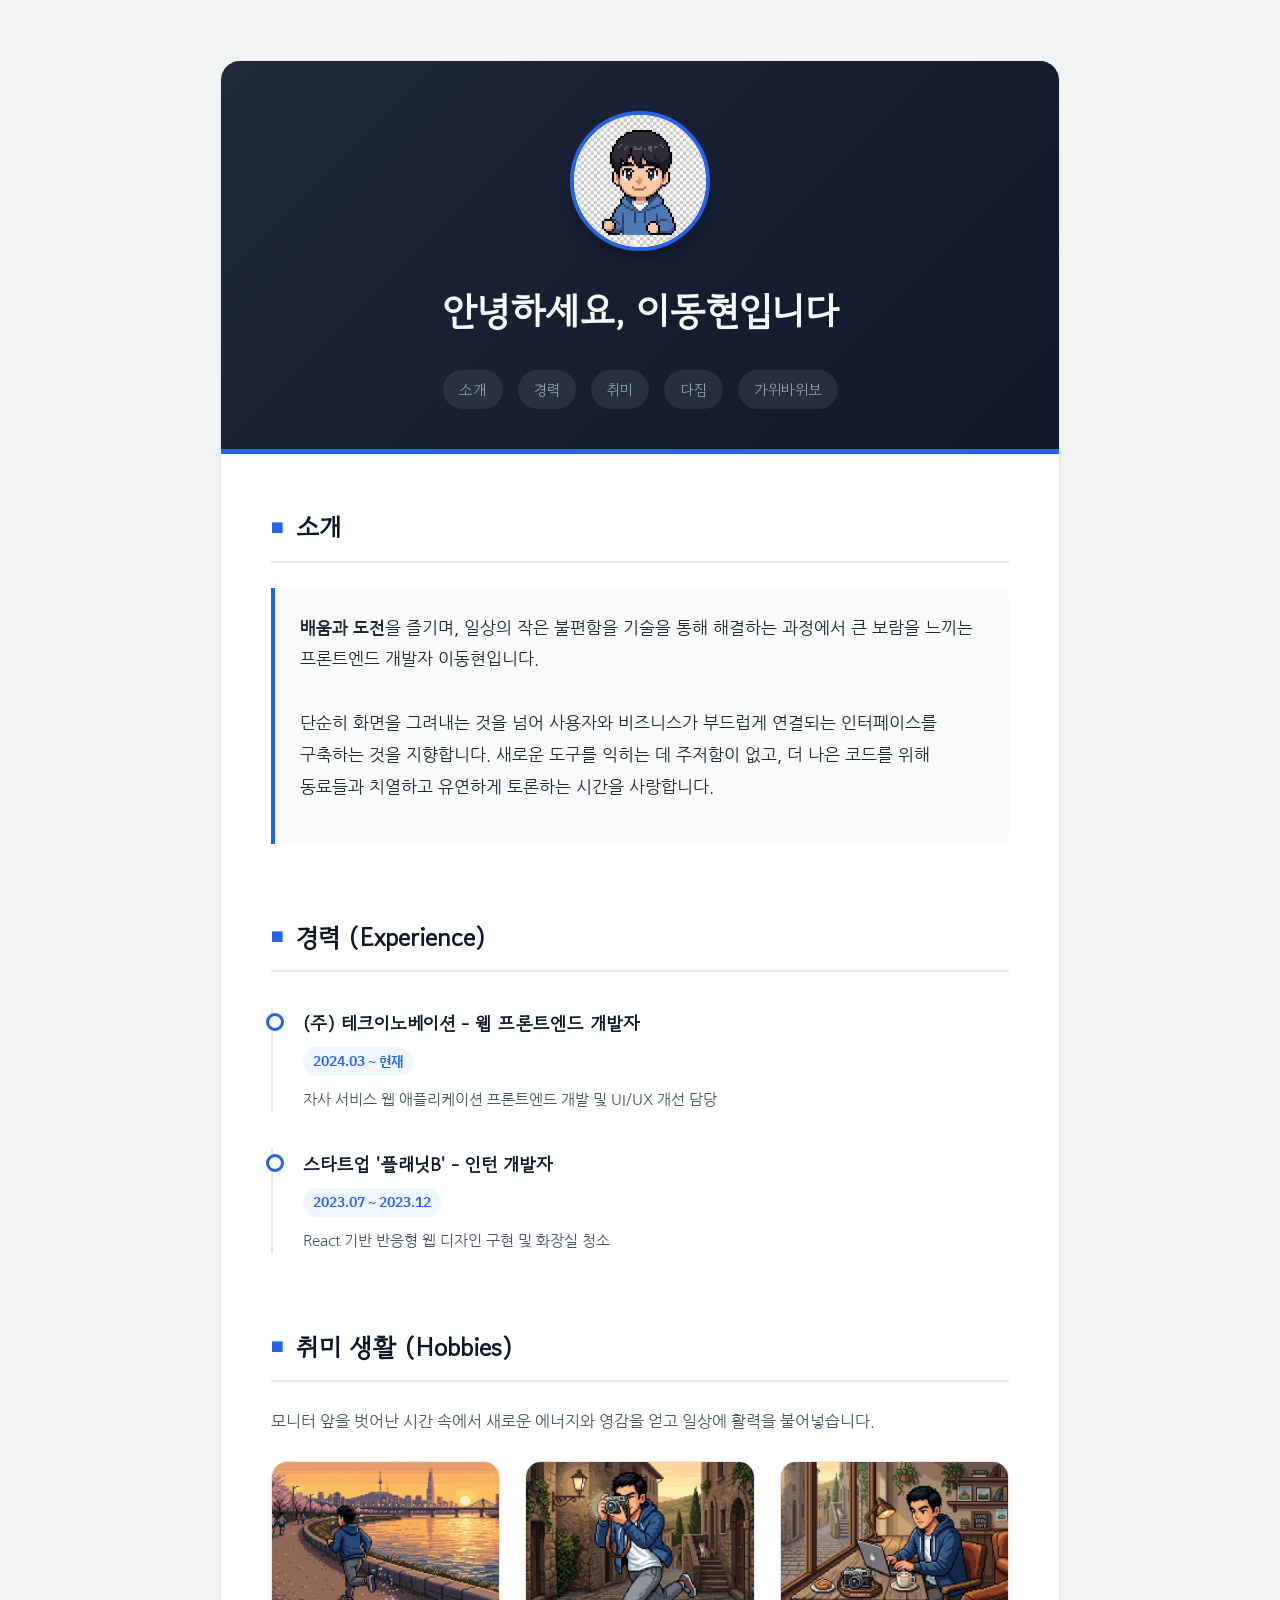
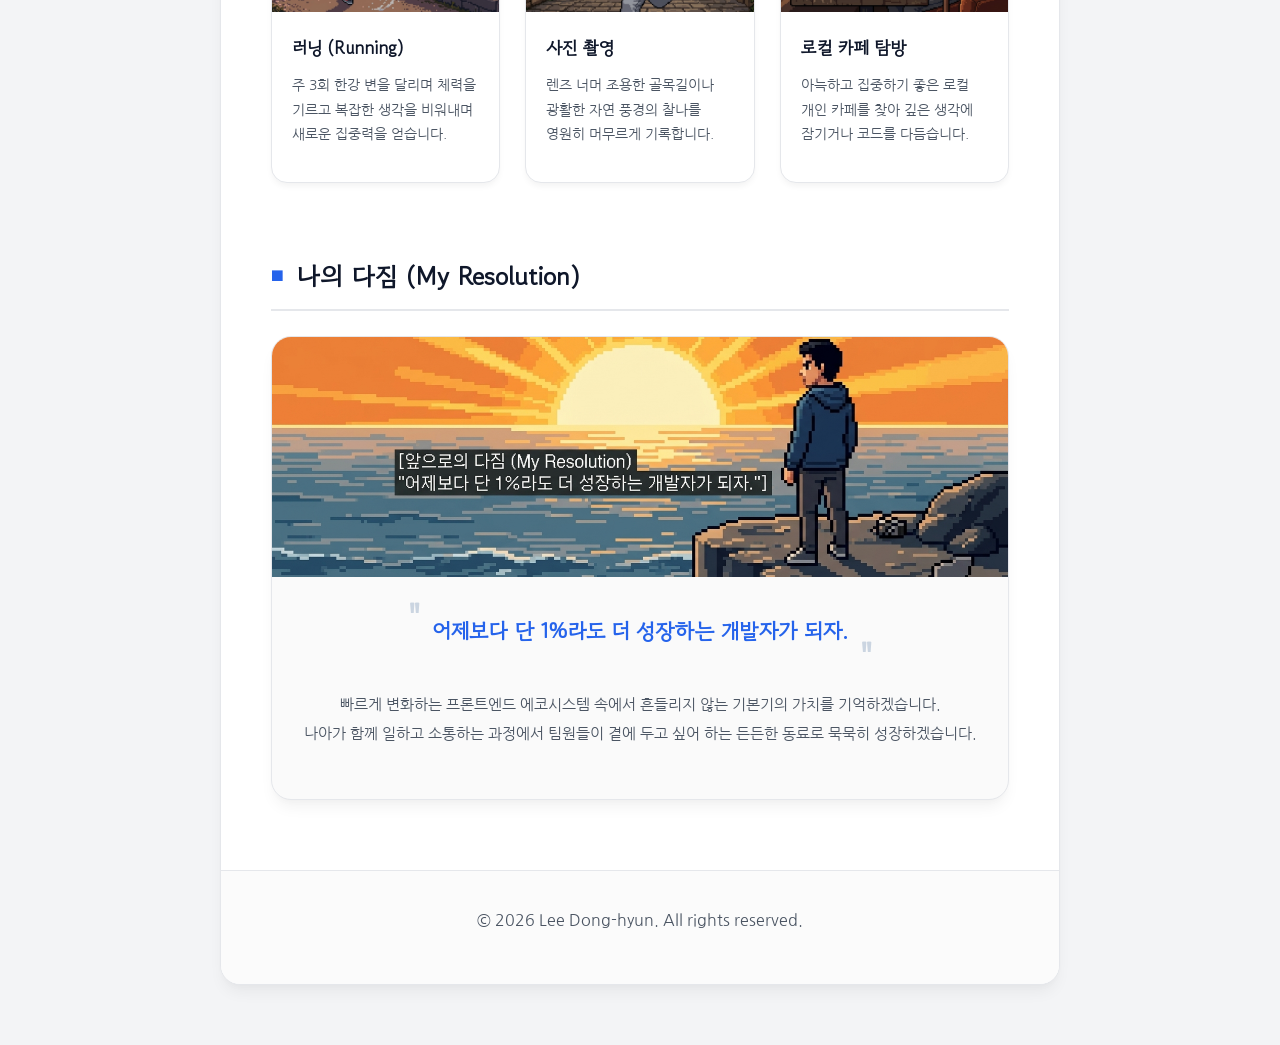
<file: index.html>
<!DOCTYPE html>
<html lang="ko">
<head>
    <meta charset="UTF-8">
    <meta name="viewport" content="width=device-width, initial-scale=1.0">
    <title>이동현 | 프로필</title>
    <!-- Google Fonts -->
    <link rel="preconnect" href="https://fonts.googleapis.com">
    <link rel="preconnect" href="https://fonts.gstatic.com" crossorigin>
    <link href="https://fonts.googleapis.com/css2?family=Gowun+Dodum&family=IBM+Plex+Sans+KR:wght@300;400;600;700&family=Nanum+Gothic:wght@400;700&display=swap" rel="stylesheet">
    
    <style>
        /* CSS Reset & Variables */
        * {
            box-sizing: border-box;
            margin: 0;
            padding: 0;
        }
        
        /* Smooth Scrolling */
        html {
            scroll-behavior: smooth;
        }
        
        :root {
            --bg-color: #f3f4f6;
            --container-bg: #ffffff;
            --primary-color: #2563eb;
            --primary-light: #eff6ff;
            --text-main: #1f2937;
            --text-muted: #4b5563;
            --border-color: #e5e7eb;
            --shadow: 0 10px 15px -3px rgba(0, 0, 0, 0.05), 0 4px 6px -2px rgba(0, 0, 0, 0.02);
            --border-radius: 20px;
        }

        body {
            font-family: "IBM Plex Sans KR", "Nanum Gothic", sans-serif;
            background-color: var(--bg-color);
            color: var(--text-main);
            line-height: 1.8;
            padding: 60px 20px;
            display: flex;
            justify-content: center;
            align-items: center;
            min-height: 100vh;
        }

        /* Container Layout */
        .profile-container {
            width: 100%;
            max-width: 840px;
            background-color: var(--container-bg);
            border-radius: var(--border-radius);
            box-shadow: var(--shadow);
            border: 1px solid var(--border-color);
            overflow: hidden;
        }

        /* Header / Hero Section */
        .profile-header {
            background: linear-gradient(135deg, #1e293b 0%, #0f172a 100%);
            color: #ffffff;
            padding: 50px 40px 40px 40px;
            text-align: center;
            border-bottom: 5px solid var(--primary-color);
        }

        .profile-header h1 {
            font-family: "Gowun Dodum", sans-serif;
            font-size: 2.4rem;
            font-weight: 700;
            margin-bottom: 25px;
            letter-spacing: -0.5px;
            color: #f8fafc;
        }

        /* Custom Pixel Avatar in Header */
        .avatar-container {
            width: 140px;
            height: 140px;
            margin: 0 auto 25px auto;
            border-radius: 50%;
            background-color: #ffffff;
            border: 4px solid var(--primary-color);
            overflow: hidden;
            display: flex;
            justify-content: center;
            align-items: center;
            box-shadow: 0 10px 15px -3px rgba(0,0,0,0.3);
        }

        .avatar-container img {
            width: 100%;
            height: 100%;
            object-fit: cover;
        }

        /* Navigation Menu */
        .profile-nav {
            display: flex;
            justify-content: center;
            gap: 15px;
            margin-top: 10px;
            flex-wrap: wrap;
        }

        .profile-nav a {
            font-family: "Gowun Dodum", sans-serif;
            color: #94a3b8;
            text-decoration: none;
            font-size: 0.95rem;
            padding: 6px 16px;
            border-radius: 30px;
            background-color: rgba(255, 255, 255, 0.08);
            transition: all 0.25s ease;
        }

        .profile-nav a:hover {
            color: #ffffff;
            background-color: var(--primary-color);
            transform: translateY(-2px);
        }

        /* Main Content Padding */
        .profile-content {
            padding: 50px 50px;
        }

        /* Section Spacing & Typography */
        section {
            margin-bottom: 70px; 
        }

        section:last-of-type {
            margin-bottom: 20px;
        }

        h2 {
            font-family: "Gowun Dodum", sans-serif;
            font-size: 1.6rem;
            font-weight: 700;
            color: #0f172a;
            margin-bottom: 25px;
            border-bottom: 2px solid var(--border-color);
            padding-bottom: 10px;
            display: flex;
            align-items: center;
            gap: 12px;
            scroll-margin-top: 40px; /* 스크롤 이동 시 헤더 여백 확보 */
        }

        h2::before {
            content: "■";
            color: var(--primary-color);
            font-size: 0.9rem;
        }

        p {
            font-family: "Nanum Gothic", sans-serif;
            font-size: 1rem;
            color: var(--text-muted);
            margin-bottom: 15px;
            word-break: keep-all;
        }

        .intro-box {
            background-color: #fafafa;
            border-left: 4px solid var(--primary-color);
            padding: 25px;
            border-radius: 0 12px 12px 0;
        }

        .intro-text {
            font-size: 1.05rem;
            color: var(--text-main);
            line-height: 1.9;
        }

        /* Experience Timeline */
        .experience-list {
            list-style: none;
            padding-top: 10px;
        }

        .experience-item {
            position: relative;
            padding-left: 30px;
            margin-bottom: 35px;
            border-left: 2px solid var(--border-color);
        }

        .experience-item:last-child {
            margin-bottom: 10px;
        }

        .experience-item::before {
            content: "";
            position: absolute;
            left: -7px;
            top: 6px;
            width: 12px;
            height: 12px;
            border-radius: 50%;
            background-color: #ffffff;
            border: 3px solid var(--primary-color);
            transition: all 0.3s;
        }

        .experience-item:hover::before {
            background-color: var(--primary-color);
            transform: scale(1.2);
        }

        .experience-title {
            font-family: "Gowun Dodum", sans-serif;
            font-size: 1.15rem;
            color: #0f172a;
            font-weight: 700;
            margin-bottom: 6px;
        }

        .experience-date {
            font-family: "IBM Plex Sans KR", sans-serif;
            font-size: 0.85rem;
            color: var(--primary-color);
            font-weight: 600;
            display: inline-block;
            margin-bottom: 10px;
            background-color: var(--primary-light);
            padding: 2px 10px;
            border-radius: 20px;
        }

        .experience-desc {
            font-size: 0.95rem;
            color: var(--text-muted);
        }

        /* Hobbies Cards (3-Column Layout) */
        .hobbies-container {
            display: grid;
            grid-template-columns: repeat(auto-fit, minmax(220px, 1fr));
            gap: 25px;
            margin-top: 25px;
        }

        .hobby-card {
            background-color: #ffffff;
            border: 1px solid var(--border-color);
            border-radius: 16px;
            overflow: hidden;
            box-shadow: 0 4px 6px -1px rgba(0, 0, 0, 0.05);
            transition: all 0.3s ease;
        }

        .hobby-card:hover {
            transform: translateY(-6px);
            box-shadow: 0 12px 20px -5px rgba(0, 0, 0, 0.1);
            border-color: var(--primary-color);
        }

        .hobby-img-wrapper {
            width: 100%;
            height: 150px;
            overflow: hidden;
            background-color: #eaeaea;
        }

        .hobby-img-wrapper img {
            width: 100%;
            height: 100%;
            object-fit: cover;
            transition: transform 0.5s ease;
        }

        .hobby-card:hover .hobby-img-wrapper img {
            transform: scale(1.05);
        }

        .hobby-info {
            padding: 20px;
        }

        .hobby-title {
            font-family: "Gowun Dodum", sans-serif;
            font-size: 1.1rem;
            font-weight: 700;
            color: #0f172a;
            margin-bottom: 10px;
        }

        .hobby-desc {
            font-size: 0.9rem;
            color: var(--text-muted);
            line-height: 1.7;
        }

        /* My Resolution Box */
        .resolution-box {
            background-color: #fafafa;
            border-radius: 20px;
            border: 1px solid var(--border-color);
            overflow: hidden;
            margin-top: 25px;
            box-shadow: var(--shadow);
        }

        .resolution-banner-wrapper {
            width: 100%;
            height: 240px;
            overflow: hidden;
        }

        .resolution-banner-wrapper img {
            width: 100%;
            height: 100%;
            object-fit: cover;
        }

        .resolution-body {
            padding: 35px 30px;
            text-align: center;
        }

        blockquote {
            font-family: "Gowun Dodum", sans-serif;
            font-size: 1.35rem;
            color: var(--primary-color);
            font-weight: 700;
            margin-bottom: 20px;
            position: relative;
            display: inline-block;
            letter-spacing: -0.5px;
        }

        blockquote::before, blockquote::after {
            content: '"';
            font-size: 2.2rem;
            color: #cbd5e1;
            position: absolute;
            line-height: 1;
        }

        blockquote::before {
            left: -24px;
            top: -10px;
        }

        blockquote::after {
            right: -24px;
            bottom: -25px;
        }

        .resolution-desc {
            font-size: 0.95rem;
            color: var(--text-muted);
            margin-top: 20px;
            line-height: 1.9;
        }

        /* Footer */
        .profile-footer {
            text-align: center;
            padding: 35px;
            font-size: 0.85rem;
            color: #9ca3af;
            border-top: 1px solid var(--border-color);
            background-color: #fbfbfb;
        }

        /* Responsive adjustments */
        @media (max-width: 768px) {
            body {
                padding: 30px 15px;
            }
            .profile-content {
                padding: 35px 25px;
            }
            section {
                margin-bottom: 55px;
            }
            .profile-header h1 {
                font-size: 2rem;
            }
        }
    </style>
</head>
<body>

    <div class="profile-container">
        <!-- Header / Basic Profile -->
        <header class="profile-header">
            <div class="avatar-container">
                <!-- 첫 소개: basic-profile.png -->
                <img src="./media/basic-profile.png" alt="이동현 프로필 캐릭터 이미지">
            </div>
            <h1>안녕하세요, 이동현입니다</h1>
            
            <!-- 상단 네비게이션 메뉴 -->
            <nav class="profile-nav">
                <a href="#about">소개</a>
                <a href="#experience">경력</a>
                <a href="#hobbies">취미</a>
                <a href="#resolution">다짐</a>
                <a href="https://ldh-kopo14.github.io/profile/rock-paper-scissors-game/">가위바위보</a>

            </nav>
        </header>

        <div class="profile-content">
            <!-- 소개 -->
            <section id="about">
                <h2>소개</h2>
                <div class="intro-box">
                    <p class="intro-text">
                        <strong>배움과 도전</strong>을 즐기며, 일상의 작은 불편함을 기술을 통해 해결하는 과정에서 큰 보람을 느끼는 프론트엔드 개발자 이동현입니다.<br><br>
                        단순히 화면을 그려내는 것을 넘어 사용자와 비즈니스가 부드럽게 연결되는 인터페이스를 구축하는 것을 지향합니다. 새로운 도구를 익히는 데 주저함이 없고, 더 나은 코드를 위해 동료들과 치열하고 유연하게 토론하는 시간을 사랑합니다.
                    </p>
                </div>
            </section>

            <!-- 경력 -->
            <section id="experience">
                <h2>경력 (Experience)</h2>
                <ul class="experience-list">
                    <li class="experience-item">
                        <div class="experience-title">(주) 테크이노베이션 - 웹 프론트엔드 개발자</div>
                        <div class="experience-date">2024.03 ~ 현재</div>
                        <p class="experience-desc">자사 서비스 웹 애플리케이션 프론트엔드 개발 및 UI/UX 개선 담당</p>
                    </li>
                    <li class="experience-item">
                        <div class="experience-title">스타트업 '플래닛B' - 인턴 개발자</div>
                        <div class="experience-date">2023.07 ~ 2023.12</div>
                        <p class="experience-desc">React 기반 반응형 웹 디자인 구현 및 화장실 청소</p>
                    </li>
                </ul>
            </section>

            <!-- 취미 생활 -->
            <section id="hobbies">
                <h2>취미 생활 (Hobbies)</h2>
                <p>모니터 앞을 벗어난 시간 속에서 새로운 에너지와 영감을 얻고 일상에 활력을 불어넣습니다.</p>
                
                <div class="hobbies-container">
                    <!-- 러닝 -->
                    <div class="hobby-card">
                        <div class="hobby-img-wrapper">
                            <img src="./media/running-profile.png" alt="러닝">
                        </div>
                        <div class="hobby-info">
                            <div class="hobby-title">러닝 (Running)</div>
                            <p class="hobby-desc">주 3회 한강 변을 달리며 체력을 기르고 복잡한 생각을 비워내며 새로운 집중력을 얻습니다.</p>
                        </div>
                    </div>
                    <!-- 사진 촬영 -->
                    <div class="hobby-card">
                        <div class="hobby-img-wrapper">
                            <img src="./media/photo-profile.png" alt="카메라">
                        </div>
                        <div class="hobby-info">
                            <div class="hobby-title">사진 촬영</div>
                            <p class="hobby-desc">렌즈 너머 조용한 골목길이나 광활한 자연 풍경의 찰나를 영원히 머무르게 기록합니다.</p>
                        </div>
                    </div>
                    <!-- 카페 탐방 -->
                    <div class="hobby-card">
                        <div class="hobby-img-wrapper">
                            <img src="./media/cafe-profile.png" alt="커피">
                        </div>
                        <div class="hobby-info">
                            <div class="hobby-title">로컬 카페 탐방</div>
                            <p class="hobby-desc">아늑하고 집중하기 좋은 로컬 개인 카페를 찾아 깊은 생각에 잠기거나 코드를 다듬습니다.</p>
                        </div>
                    </div>
                </div>
            </section>

            <!-- 나의 다짐 -->
            <section id="resolution">
                <h2>나의 다짐 (My Resolution)</h2>
                <div class="resolution-box">
                    <div class="resolution-banner-wrapper">
                        <img src="./media/resolution-profile.png" alt="다짐">
                    </div>
                    <div class="resolution-body">
                        <blockquote>
                            어제보다 단 1%라도 더 성장하는 개발자가 되자.
                        </blockquote>
                        <p class="resolution-desc">
                            빠르게 변화하는 프론트엔드 에코시스템 속에서 흔들리지 않는 기본기의 가치를 기억하겠습니다.<br>
                            나아가 함께 일하고 소통하는 과정에서 팀원들이 곁에 두고 싶어 하는 든든한 동료로 묵묵히 성장하겠습니다.
                        </p>
                    </div>
                </div>
            </section>
        </div>

        <!-- Footer -->
        <footer class="profile-footer">
            <p>&copy; 2026 Lee Dong-hyun. All rights reserved.</p>
        </footer>
    </div>

</body>
</html>
</file>
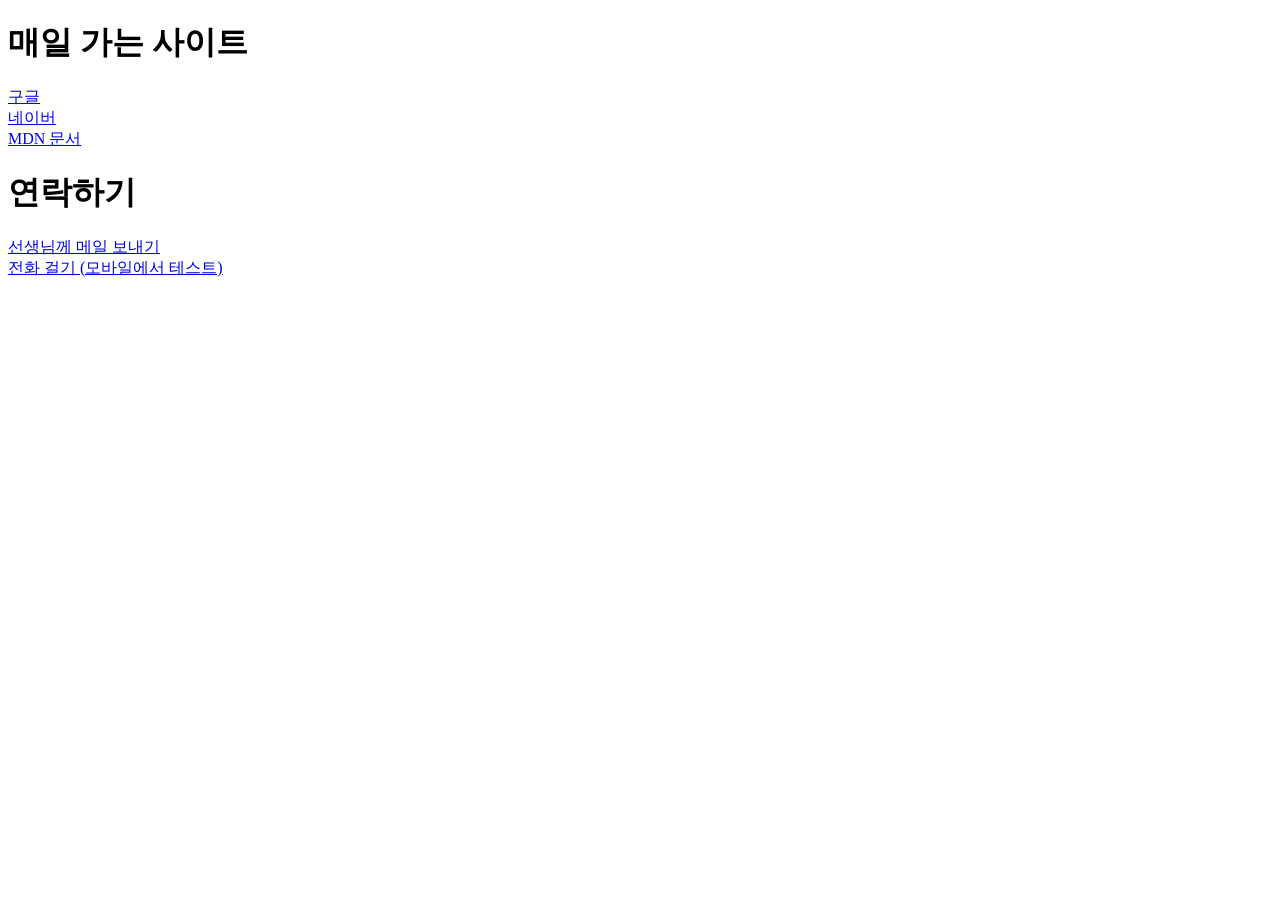
<file: frontEnd/bookmark.html>
<!DOCTYPE html>
<html lang="en">
<head>
    <meta charset="UTF-8">
    <meta name="viewport" content="width=device-width, initial-scale=1.0">
    <title>나의 즐겨찾기</title>
</head>
<body>
    <h1>매일 가는 사이트</h1>
    <a href="https://www.google.com" target="_blank">구글</a><br>
   <a href="https://www.naver.com" target="_blank">네이버</a><br>
   <a href="https://developer.mozilla.org" target="_blank">MDN 문서</a><br>

   <h1>연락하기</h1>
   <a href="mailto:teacher@example.com">선생님께 메일 보내기</a><br>
   <a href="tel:010-0000-0000">전화 걸기 (모바일에서 테스트)</a>
</body>
</html>
</file>
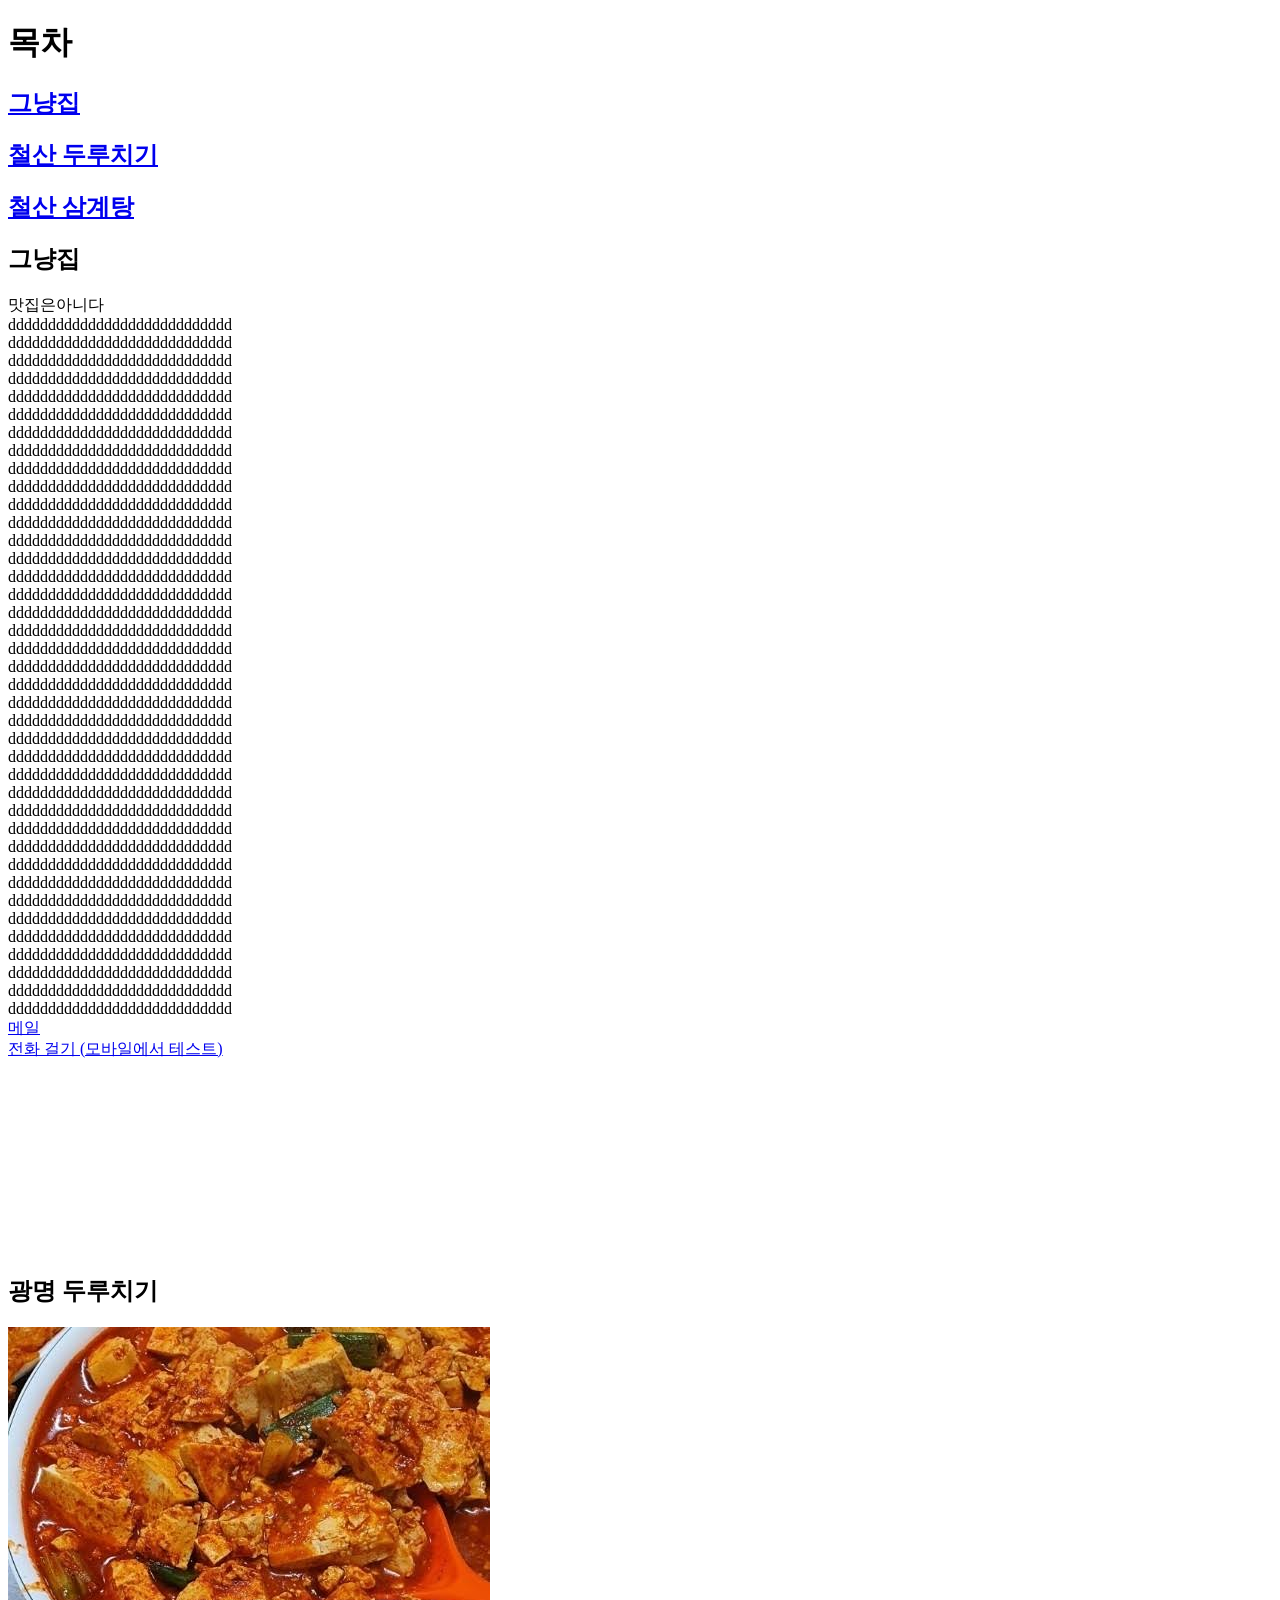
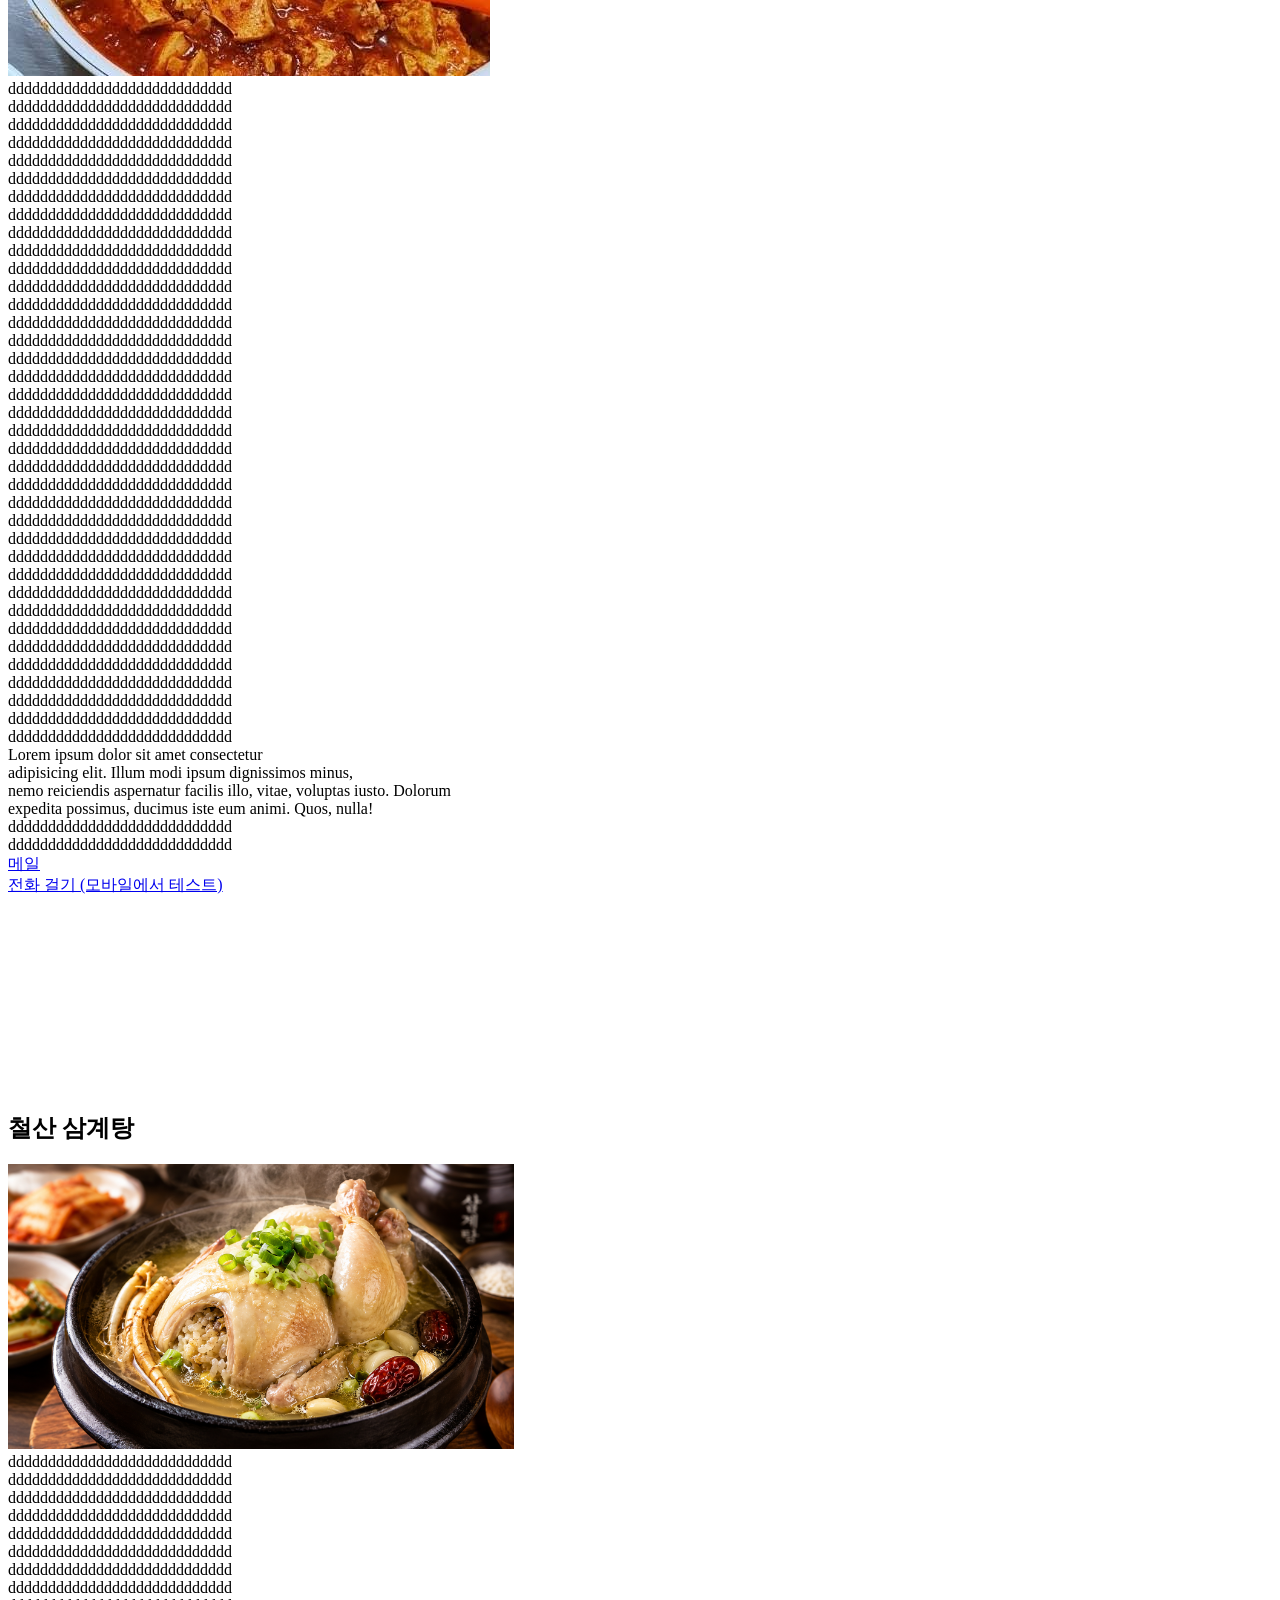
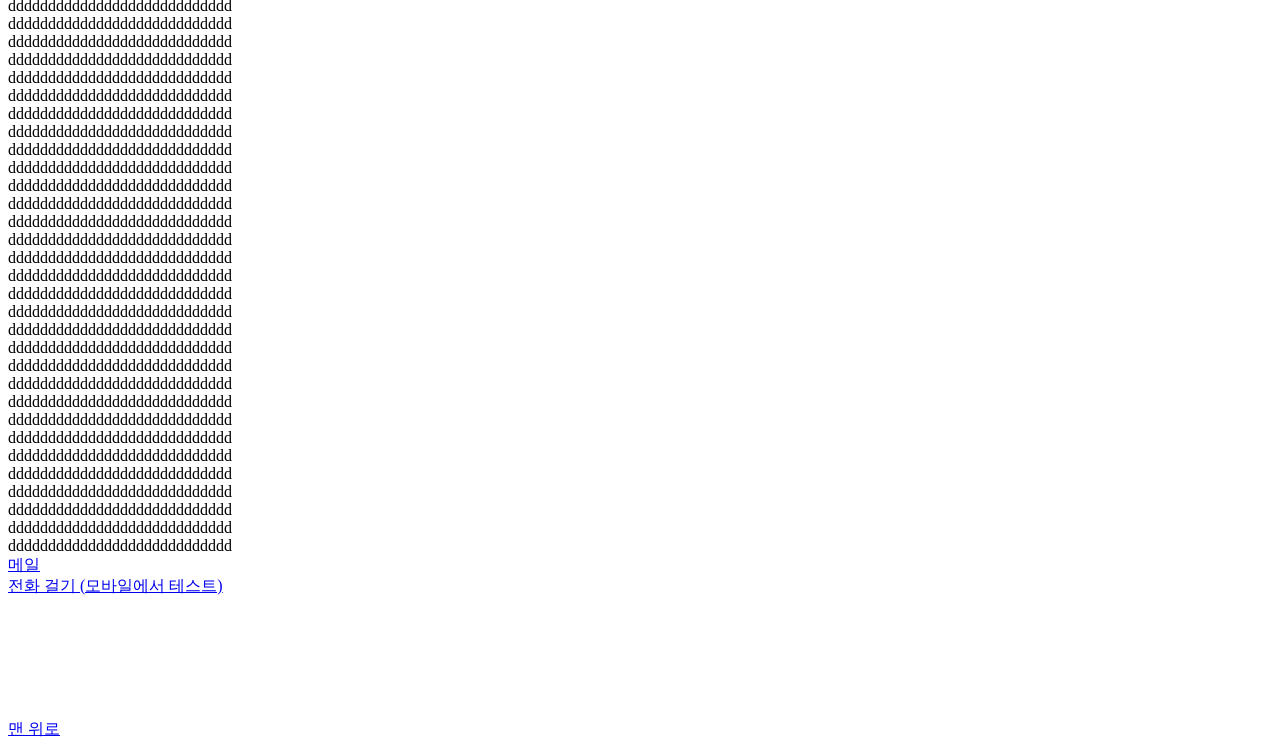
<file: frontEnd/hash.html>
<!DOCTYPE html>
<html lang="en">
<head>
    <meta charset="UTF-8">
    <meta name="viewport" content="width=device-width, initial-scale=1.0">
    <title>맛집 리스트</title>
</head>
<body>
    <h1>목차</h1>
    <a href="#ww"><h2>그냥집</h2></a>
    <a href="#duru"><h2>철산 두루치기</h2></a>
    <a href="#sam"><h2>철산 삼계탕</h2></a>
    
    <h2 id="ww">그냥집</h2>
    <p>
    맛집은아니다<br>
    dddddddddddddddddddddddddddd<br>
    dddddddddddddddddddddddddddd<br>
    dddddddddddddddddddddddddddd<br>
    dddddddddddddddddddddddddddd<br>
    dddddddddddddddddddddddddddd<br>
    dddddddddddddddddddddddddddd<br>
    dddddddddddddddddddddddddddd<br>
    dddddddddddddddddddddddddddd<br>
    dddddddddddddddddddddddddddd<br>
    dddddddddddddddddddddddddddd<br>
    dddddddddddddddddddddddddddd<br>
    dddddddddddddddddddddddddddd<br>
    dddddddddddddddddddddddddddd<br>
    dddddddddddddddddddddddddddd<br>
    dddddddddddddddddddddddddddd<br>

    dddddddddddddddddddddddddddd<br>
    dddddddddddddddddddddddddddd<br>
    dddddddddddddddddddddddddddd<br>
    dddddddddddddddddddddddddddd<br>
    dddddddddddddddddddddddddddd<br>
    dddddddddddddddddddddddddddd<br>
    dddddddddddddddddddddddddddd<br>
    dddddddddddddddddddddddddddd<br>

    dddddddddddddddddddddddddddd<br>

    dddddddddddddddddddddddddddd<br>
    dddddddddddddddddddddddddddd<br>
    dddddddddddddddddddddddddddd<br>
    dddddddddddddddddddddddddddd<br>
    dddddddddddddddddddddddddddd<br>
    dddddddddddddddddddddddddddd<br>
    dddddddddddddddddddddddddddd<br>
    dddddddddddddddddddddddddddd<br>
    dddddddddddddddddddddddddddd<br>
    dddddddddddddddddddddddddddd<br>
    dddddddddddddddddddddddddddd<br>
    dddddddddddddddddddddddddddd<br>
    dddddddddddddddddddddddddddd<br>

    dddddddddddddddddddddddddddd<br>
    dddddddddddddddddddddddddddd<br>
    <a href="mailto:teacher@example.com">메일</a><br>
    <a href="tel:010-0000-0000">전화 걸기 (모바일에서 테스트)</a>

    <p><br><br><br><br><br><br><br><br><br><br></p>


    
    <div id="duru"></div>
    <h2>광명 두루치기</h2>
    <p>
    <img src="duru.jpg" alt="두루치기"><br>
    dddddddddddddddddddddddddddd<br>
    dddddddddddddddddddddddddddd<br>
    dddddddddddddddddddddddddddd<br>
    dddddddddddddddddddddddddddd<br>
    dddddddddddddddddddddddddddd<br>
    dddddddddddddddddddddddddddd<br>
    dddddddddddddddddddddddddddd<br>
    dddddddddddddddddddddddddddd<br>
    dddddddddddddddddddddddddddd<br>
    dddddddddddddddddddddddddddd<br>
    dddddddddddddddddddddddddddd<br>
    dddddddddddddddddddddddddddd<br>
    dddddddddddddddddddddddddddd<br>
    dddddddddddddddddddddddddddd<br>
    dddddddddddddddddddddddddddd<br>

    dddddddddddddddddddddddddddd<br>
    dddddddddddddddddddddddddddd<br>
    dddddddddddddddddddddddddddd<br>
    dddddddddddddddddddddddddddd<br>
    dddddddddddddddddddddddddddd<br>
    dddddddddddddddddddddddddddd<br>
    dddddddddddddddddddddddddddd<br>
    dddddddddddddddddddddddddddd<br>

    dddddddddddddddddddddddddddd<br>

    dddddddddddddddddddddddddddd<br>
    dddddddddddddddddddddddddddd<br>
    dddddddddddddddddddddddddddd<br>
    dddddddddddddddddddddddddddd<br>
    dddddddddddddddddddddddddddd<br>
    dddddddddddddddddddddddddddd<br>
    dddddddddddddddddddddddddddd<br>
    dddddddddddddddddddddddddddd<br>
    dddddddddddddddddddddddddddd<br>
    dddddddddddddddddddddddddddd<br>
    dddddddddddddddddddddddddddd<br>
    dddddddddddddddddddddddddddd<br>
    dddddddddddddddddddddddddddd<br>
    Lorem ipsum dolor sit amet consectetur<br> 
    adipisicing elit. Illum modi ipsum dignissimos minus, <br> 
    nemo reiciendis aspernatur facilis illo, vitae, voluptas iusto. Dolorum<br> 
    expedita possimus, ducimus iste eum animi. Quos, nulla!<br> 
    dddddddddddddddddddddddddddd<br>
    dddddddddddddddddddddddddddd<br>
    <a href="mailto:teacher@example.com">메일</a><br>
    <a href="tel:010-0000-0000">전화 걸기 (모바일에서 테스트)</a>

    <p><br><br><br><br><br><br><br><br><br><br></p>
    <h2 id="sam">철산 삼계탕</h2>
    <p>
    <img src="sam.png" alt="삼계탕" width="40%"><br>
    dddddddddddddddddddddddddddd<br>
    dddddddddddddddddddddddddddd<br>
    dddddddddddddddddddddddddddd<br>
    dddddddddddddddddddddddddddd<br>
    dddddddddddddddddddddddddddd<br>
    dddddddddddddddddddddddddddd<br>
    dddddddddddddddddddddddddddd<br>
    dddddddddddddddddddddddddddd<br>
    dddddddddddddddddddddddddddd<br>
    dddddddddddddddddddddddddddd<br>
    dddddddddddddddddddddddddddd<br>
    dddddddddddddddddddddddddddd<br>
    dddddddddddddddddddddddddddd<br>
    dddddddddddddddddddddddddddd<br>
    dddddddddddddddddddddddddddd<br>

    dddddddddddddddddddddddddddd<br>
    dddddddddddddddddddddddddddd<br>
    dddddddddddddddddddddddddddd<br>
    dddddddddddddddddddddddddddd<br>
    dddddddddddddddddddddddddddd<br>
    dddddddddddddddddddddddddddd<br>
    dddddddddddddddddddddddddddd<br>
    dddddddddddddddddddddddddddd<br>

    dddddddddddddddddddddddddddd<br>

    dddddddddddddddddddddddddddd<br>
    dddddddddddddddddddddddddddd<br>
    dddddddddddddddddddddddddddd<br>
    dddddddddddddddddddddddddddd<br>
    dddddddddddddddddddddddddddd<br>
    dddddddddddddddddddddddddddd<br>
    dddddddddddddddddddddddddddd<br>
    dddddddddddddddddddddddddddd<br>
    dddddddddddddddddddddddddddd<br>
    dddddddddddddddddddddddddddd<br>
    dddddddddddddddddddddddddddd<br>
    dddddddddddddddddddddddddddd<br>
    dddddddddddddddddddddddddddd<br>

    dddddddddddddddddddddddddddd<br>
    dddddddddddddddddddddddddddd<br>
   <a href="mailto:teacher@example.com">메일</a><br>
   <a href="tel:010-0000-0000">전화 걸기 (모바일에서 테스트)</a>

    <p><br><br><br><br><br></p>

        <a href="#">맨 위로</a>
    </p>
</body>
</html>
</file>
